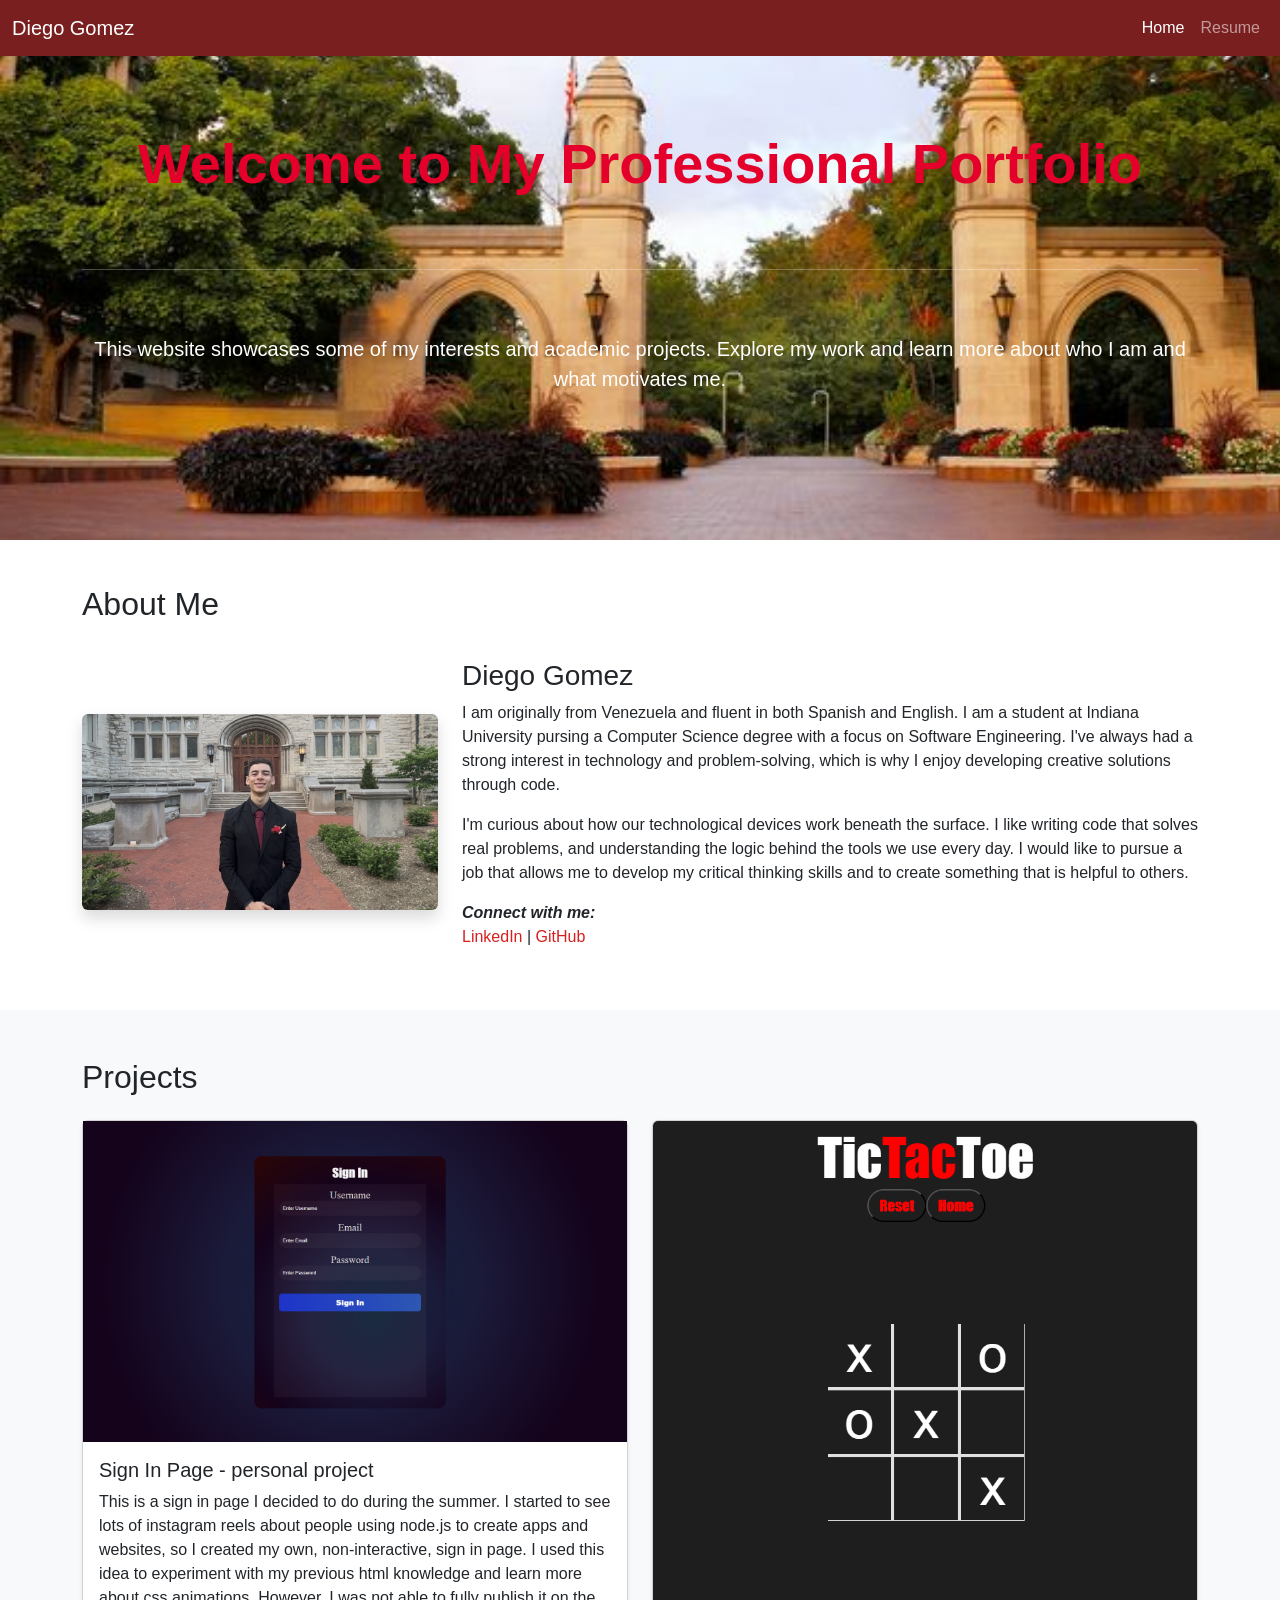
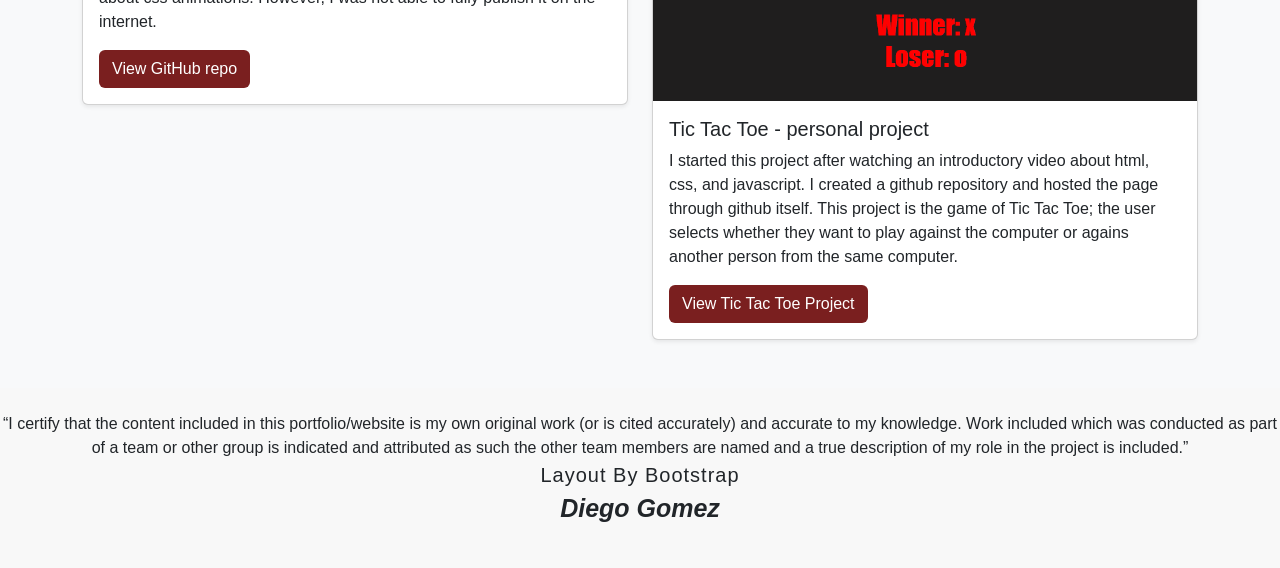
<file: index.html>
<!DOCTYPE html>
<html lang="en">
<head>
  <meta charset="UTF-8">
  <meta name="viewport" content="width=device-width, initial-scale=1.0">
  <title>Diego Gomez - Home</title>

  <link rel="stylesheet" href="https://cdn.jsdelivr.net/npm/bootstrap@5.3.3/dist/css/bootstrap.min.css">
  <link rel="stylesheet" href="index.css">
</head>

<body>

  <nav class="navbar navbar-expand-sm navbar-dark bg-red fixed-top">
    <div class="container-fluid">
      <a class="navbar-brand" href="index.html">Diego Gomez</a>

      <ul class="navbar-nav ms-auto">
        <li class="nav-item"><a class="nav-link active" href="index.html">Home</a></li>
        <li class="nav-item"><a class="nav-link" href="resume.html">Resume</a></li>
      </ul>
    </div>
  </nav>

  <div class="intro-section text-white align-items-center">
    <div class="container text-center">
      <h1 class="display-4 welcome-text">Welcome to My Professional Portfolio</h1>
      <br><br><hr><br><br>
      <p class="lead">
        This website showcases some of my interests and academic projects.
        Explore my work and learn more about who I am and what motivates me.
      </p>
    </div>
  </div>

  <div class="about-me-section">
    <div class="container">
      <h2 class="about-me-text">About Me</h2>

      <div class="row align-items-center">
        <div class="col-md-4">
          <img src="images/diego1.jpg" class="img-fluid rounded shadow" alt="Profile Photo of Diego Gomez">
        </div>

        <div class="col-md-8">
          <h3>Diego Gomez</h3>
          <p>
            I am originally from Venezuela and fluent in both Spanish and English. I am a student at Indiana University pursing a Computer Science degree with a focus on Software Engineering. I've always had a strong interest in technology and problem-solving, which is why I enjoy developing creative solutions through code.
          </p>
          <p>
            I'm curious about how our technological devices work beneath the surface. I like writing code that solves real problems, and understanding the logic behind the tools we use every day. I would like to pursue a job that allows me to develop my critical thinking skills and to create something that is helpful to others.
          </p>

          <p class="mt-3">
            <span class="social-media-text">Connect with me:</span>
            <br>
            <a href="https://www.linkedin.com/in/diego-gomez-74b535323/" class="social-media-link">LinkedIn</a> | <a href="https://github.com/Diegoaga31" class="social-media-link">GitHub</a>
          </p>
        </div>
      </div>
    </div>
  </div>

  <div class="p-5 bg-light">
    <div class="container">
      <h2 class="mb-4">Projects</h2>

      <div class="row g-4">

        <div class="col-md-6">
          <div class="card shadow-sm">
            <img src="images/sign-in-page.jpg" alt="sign in page project">
            <div class="card-body">
              <h5 class="card-title">Sign In Page - personal project</h5>
              <p class="card-text">
                This is a sign in page I decided to do during the summer. I started to see lots of instagram reels about people using node.js to create apps and websites, so I created my own, non-interactive, sign in page. I used this idea to experiment with my previous html knowledge and learn more about css animations. However, I was not able to fully publish it on the internet.
              </p>
              <a href="https://github.com/Diegoaga31/sign-in-page?tab=readme-ov-file" class="btn btn-maroon">View GitHub repo</a>
            </div>
          </div>
        </div>

        <div class="col-md-6">
          <div class="card shadow-sm">
            <img src="images/tic-tac-toe.jpg" class="card-img-top" alt="tic tac toe project, with X as the winner and O as the loser">
            <div class="card-body">
              <h5 class="card-title">Tic Tac Toe - personal project</h5>
              <p class="card-text">
                I started this project after watching an introductory video about html, css, and javascript. I created a github repository and hosted the page through github itself. This project is the game of Tic Tac Toe; the user selects whether they want to play against the computer or agains another person from the same computer. 
              </p>
              <a href="https://diegoaga31.github.io/Tic-Tac-Toe/index.html" class="btn btn-maroon">View Tic Tac Toe Project</a>
            </div>
          </div>
        </div>

      </div>
    </div>
  </div>

  <div class="authenticity-statement py-4 text-center">
    <p>
      “I certify that the content included in this portfolio/website is my own original work
      (or is cited accurately) and accurate to my knowledge. Work included which was conducted
      as part of a team or other group is indicated and attributed as such the other team
      members are named and a true description of my role in the project is included.”
      <br>
      <span class="bootstrap-statement">Layout By Bootstrap</span>
      <br>
      <span class="name-bottom-of-page">Diego Gomez</span>
      
    </p>
  </div>

</body>
</html>
</file>
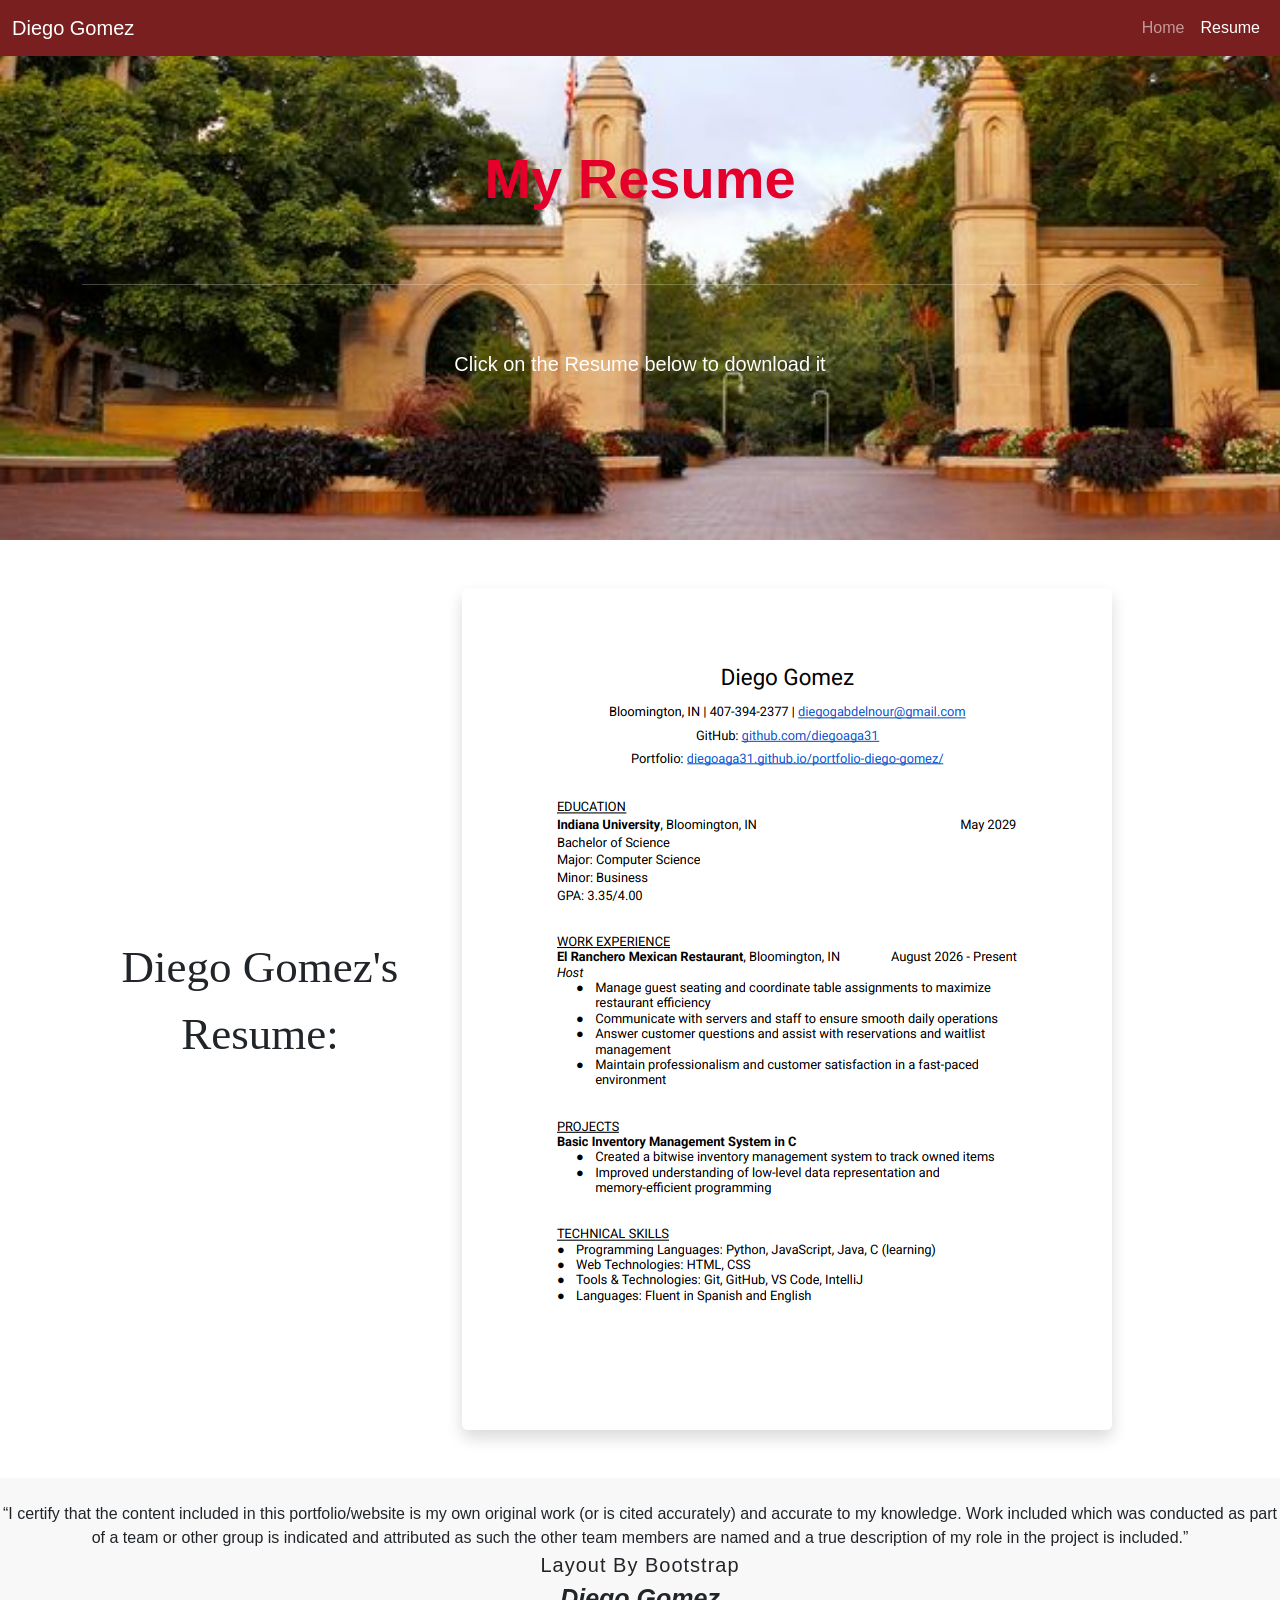
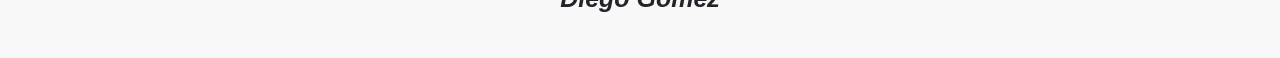
<file: resume.html>
<!DOCTYPE html>
<html lang="en">
<head>
  <meta charset="UTF-8">
  <meta name="viewport" content="width=device-width, initial-scale=1.0">
  <title>Diego Gomez - Resume</title>

  <link rel="stylesheet" href="https://cdn.jsdelivr.net/npm/bootstrap@5.3.3/dist/css/bootstrap.min.css">
  <link rel="stylesheet" href="resume.css">
</head>

<body>

  <!-- learned about bootstrap navbars and bootstrap containers in W3Schools -->
  <nav class="navbar navbar-expand-sm navbar-dark bg-red fixed-top">
    <div class="container-fluid">
      <a class="navbar-brand" href="index.html">Diego Gomez</a>

      <ul class="navbar-nav ms-auto">
        <li class="nav-item"><a class="nav-link" href="index.html">Home</a></li>
        <li class="nav-item"><a class="nav-link active" href="resume.html">Resume</a></li>
      </ul>
    </div>
  </nav>

  <!-- Learned about, text colors and display headings in W3Schools; .lead and align-items on my own during the summer -->
  <div class="intro-section text-white align-items-center">
    <div class="container text-center">
      <h1 class="display-4 my-resume-text">My Resume</h1>
      <br><br><hr><br><br>
      <p class="lead">
        Click on the Resume below to download it
      </p>
    </div>
  </div>

  <div class="container my-5">
    <div class="row align-items-center">
      <div class="col-md-4">
        <p class="diego-resume-text text-center">Diego Gomez's Resume:</p>
      </div>

      <div class="col-md-8">
        <a href="my-resume.pdf">
          <img src="images/my-resume.jpg" class="img-fluid rounded shadow" alt="Diego Gomez's resume containing Education, Computer Skills, and Language Skills">
        </a>
      </div>
    </div>
  </div>

  <div class="authenticity-statement py-4 text-center">
    <p>
      “I certify that the content included in this portfolio/website is my own original work
      (or is cited accurately) and accurate to my knowledge. Work included which was conducted
      as part of a team or other group is indicated and attributed as such the other team
      members are named and a true description of my role in the project is included.”
      <br>
      <span class="bootstrap-statement">Layout By Bootstrap</span>
      <br>
      <span class="name-bottom-of-page">Diego Gomez</span>
    </p>
  </div>

</body>
</html>
</file>
<file: index.css>
body {
  font-family: Arial, sans-serif;
}

.bg-red {
  background-color: #7a1f1f;
}

.btn-maroon {
  background-color: #7a1f1f;
  color: white;
}

.btn-maroon:hover {
  background-color: #5c1616;
  color: white;
}

.intro-section {
  display: flex;
  height: 60vh;
  background-image: url("images/sample-gates.jpg");
  background-size: cover;
  background-repeat: no-repeat;
}

.welcome-text {
  color: #e4002b;
  font-weight: bold;
}

.about-me-section {
  padding: 5vh;
}

.about-me-text {
  margin-bottom: 4vh;
}

.social-media-text {
  font-weight: bold;
  font-style: italic;
}

.social-media-link {
  color:#d62020;
  text-decoration: none;
}

.social-media-link:hover {
  color:#fc8585;
  text-decoration: underline;
}

.bootstrap-statement {
  font-family:Impact, Haettenschweiler, 'Arial Narrow Bold', sans-serif;
  font-size: 20px;
  letter-spacing: 1px;
}

.authenticity-statement {
  background-color: #f8f8f8;
}

.name-bottom-of-page {
  font-size: 25px;
  font-weight: bold;
  font-style: italic;
}
</file>
<file: resume.css>
body {
  font-family: Arial, sans-serif;
}

.bg-red {
  background-color: #7a1f1f;
}

/* Learned about the vh unit on my own during the summer */
.intro-section {
  display: flex;
  height: 60vh;
  background-image: url("images/sample-gates.jpg");
  background-size: cover;
  background-repeat: no-repeat;
}

.my-resume-text {
  color: #e4002b;
  font-weight: bold;
}

.diego-resume-text {
  font-size: 45px;
  font-family:Cambria, Cochin, Georgia, Times, 'Times New Roman', serif;
}

.bootstrap-statement {
  font-family:Impact, Haettenschweiler, 'Arial Narrow Bold', sans-serif;
  font-size: 20px;
  letter-spacing: 1px;
}

.authenticity-statement {
  background-color: #f8f8f8;
}

.name-bottom-of-page {
  font-size: 25px;
  font-weight: bold;
  font-style: italic;
}
</file>
